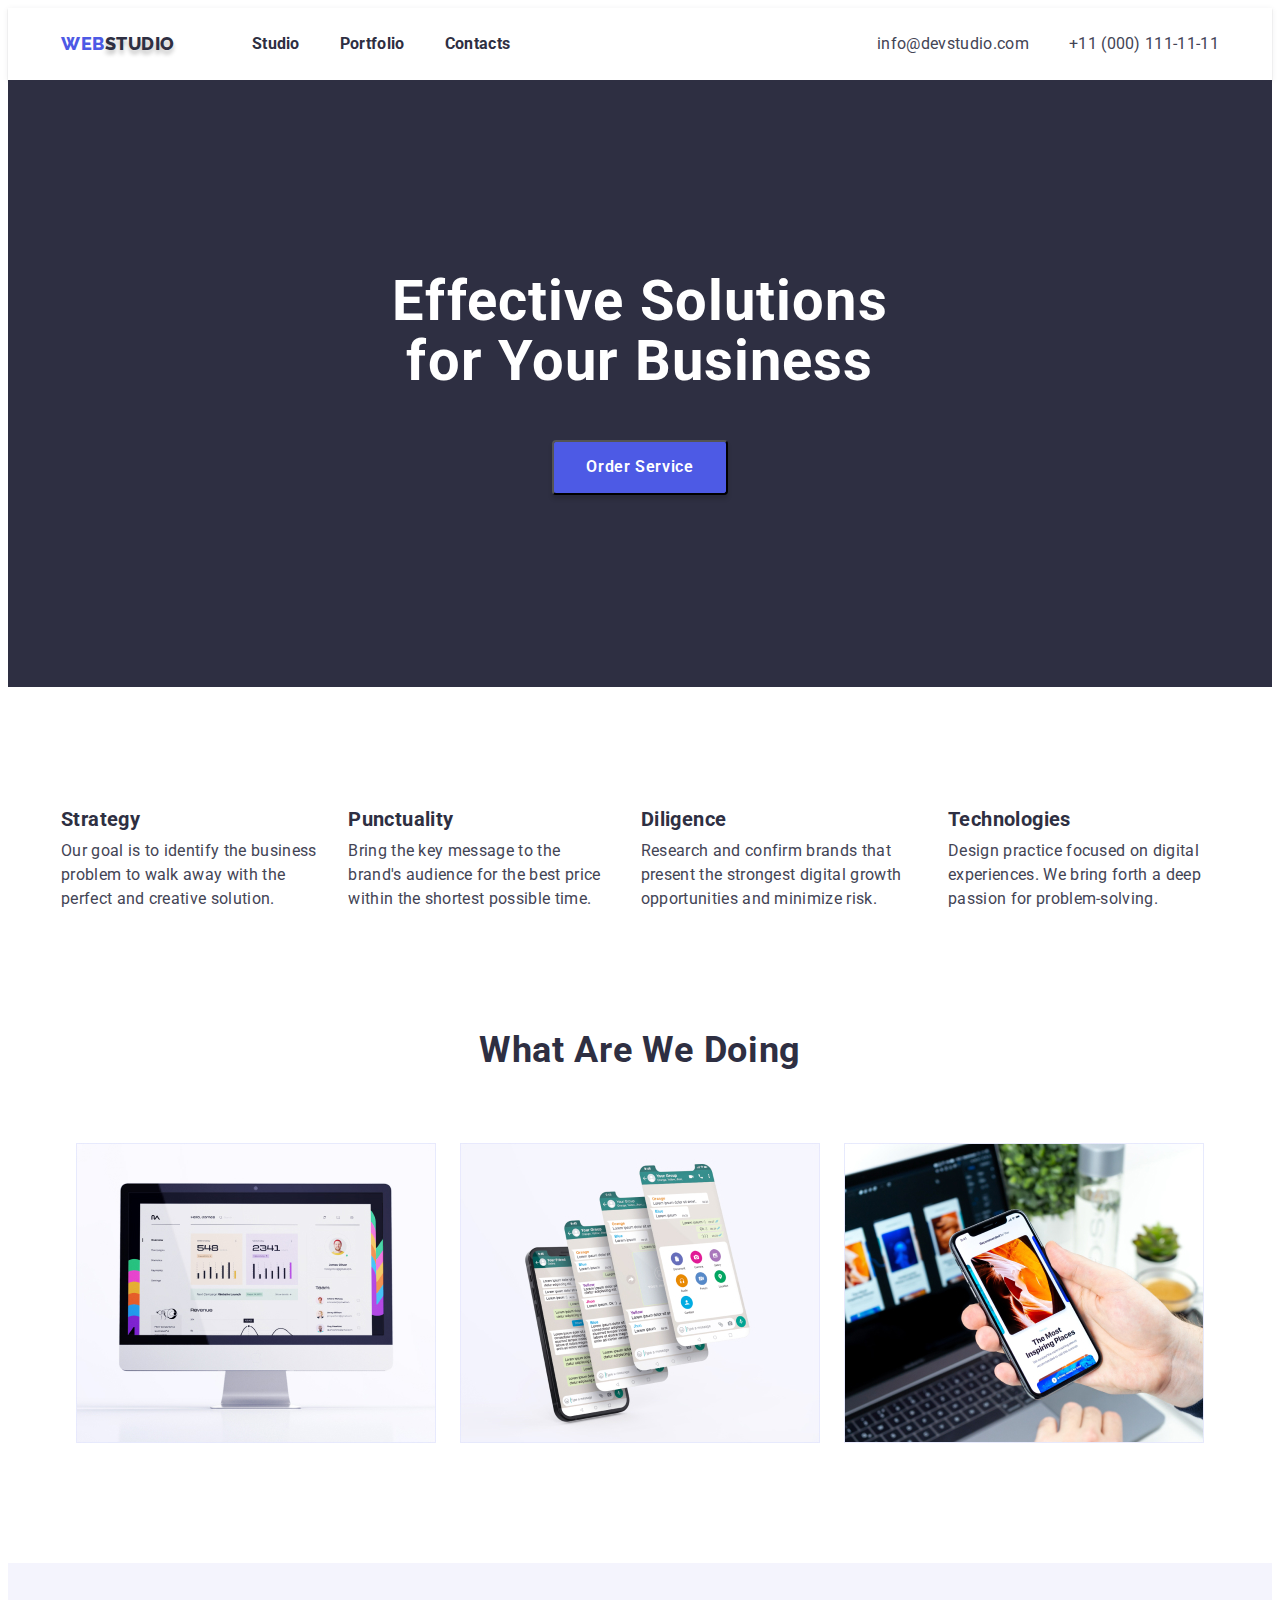
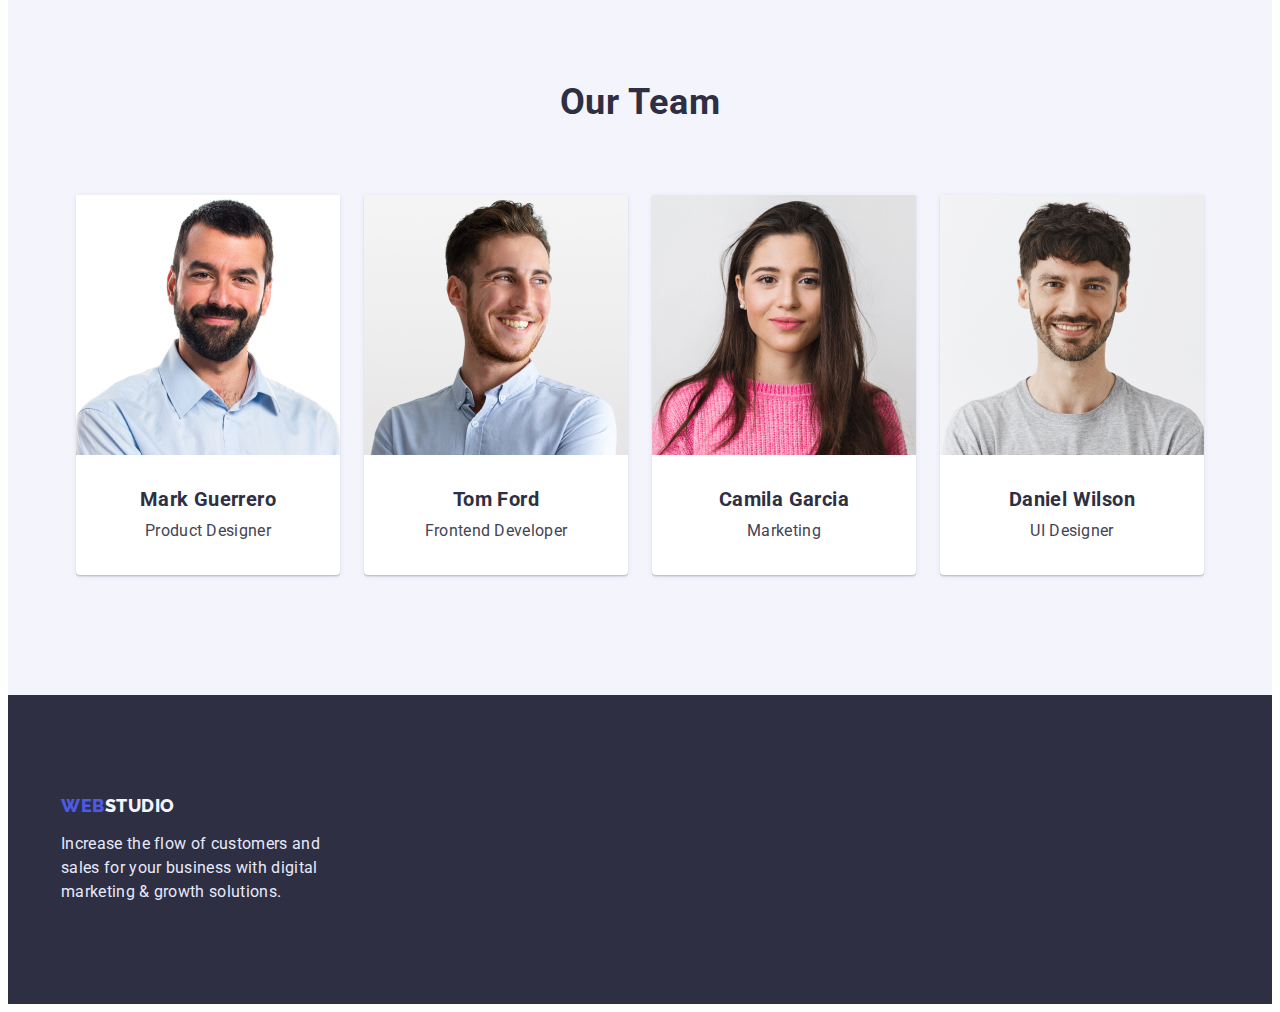
<file: index.html>
<!DOCTYPE html>
<html lang="en">
<head>
    <meta charset="UTF-8">
    <meta http-equiv="X-UA-Compatible" content="IE=edge">
    <meta name="viewport" content="width=device-width, initial-scale=1.0">
    <title>Document</title>
    <link rel="stylesheet" href="https://cdnjs.cloudflare.com/ajax/libs/modern-normalize/1.1.0/modern-normalize.min.css" integrity="sha512-wpPYUAdjBVSE4KJnH1VR1HeZfpl1ub8YT/NKx4PuQ5NmX2tKuGu6U/JRp5y+Y8XG2tV+wKQpNHVUX03MfMFn9Q==" crossorigin="anonymous" referrerpolicy="no-referrer" />
    <link rel="stylesheet" href="./css/styles.css">
    <link rel="preconnect" href="https://fonts.googleapis.com">
    <link rel="preconnect" href="https://fonts.gstatic.com" crossorigin>
    <link href="https://fonts.googleapis.com/css2?family=Raleway:wght@800&family=Roboto:wght@400;500;700&display=swap" 
        rel="stylesheet">
</head>
<body>
    <header class="header">
    <div class="container header-row">
        <nav class="header-navigation">
            <div>
                <a class="header-logo link" href="index.html">WEB<span class="header-logo-part">STUDIO</span></a>
            </div>
            <ul class="header-list list">
                <li class="header-item"> <a class="header-link link" href="">Studio</a></li>
                <li class="header-item"> <a class="header-link link" href="./portfolio.html">Portfolio</a></li>
                <li class="header-item"> <a class="header-link link" href="">Contacts</a></li>
            </ul>
        </nav>
        <address>
            <ul class="list address-list">
                <li class="address-item"> <a class="header-contacts link" href="mailto:info@devstudio.com">info@devstudio.com</a></li>
                <li> <a class="header-contacts link" href="tel:+11(000)111-11-11">+11 (000) 111-11-11</a></li>
            </ul>
        </address>
    </div>
    </header>
<main>
    <section class="main">
        <div class="container">
            <h1 class="header-title">Effective Solutions <br> for Your Business</h1>
            <button class="main-btn" type="button">Order Service</button>
        </div>
    </section>
    
    <section class="advantages">
        <div class="container">
            <h2 class="visually-hidden">
                Our advantages
            </h2>
            <ul class="list middle-list">
                <li>
                    <h3 class="middle-title">Strategy</h3>
                    <p>Our goal is to identify the business problem to walk away with the perfect and creative solution. </p>
                </li>
                <li>
                    <h3 class="middle-title">Punctuality</h3>
                    <p>Bring the key message to the brand's audience for the best price within the shortest possible time.</p>
                </li>
                <li>
                    <h3 class="middle-title">Diligence</h3>
                    <p>Research and confirm brands that present the strongest digital growth opportunities and minimize risk.</p>
                </li>
                <li>
                    <h3 class="middle-title">Technologies</h3>
                    <p class="middle-item">Design practice focused on digital experiences. We bring forth a deep passion for problem-solving.</p>
                </li>
            </ul>
        </div>
    </section>
    
    <section class="doing">
        <div class="container">
            <h2 class="doing-title">What are we doing</h2>
            <ul class="list doing-list">
                <li>
                    <a href=""><img src="./img/img.jpg" alt="desktop applications" width="360"></a>
                </li>
                <li>
                    <a href=""><img src="./img/img(1).jpg" alt="mobile applications" width="360"></a>
                </li>
                <li>
                    <a href=""><img src="./img/img(2).jpg" alt="design variations" width="360"></a>
                </li>
            </ul>
        </div>
    </section>

    <section class="team">
        <div class="container">
            <h2 class="team-title">Our Team</h2>
            <ul class="list team-list">
                <li class="team-item">
                    <img src="./img/img(3).jpg" alt="Mark Guerrero - Product Designer" width="264">
                    <h3 class="team-name">Mark Guerrero</h3>
                    <p class="team-text">Product Designer</p> 
                </li>
                <li class="team-item">
                    <img src="./img/img(4).jpg" alt="Tom Ford - Frontend Developer" width="264">
                    <h3 class="team-name">Tom Ford</h3>
                    <p class="team-text">Frontend Developer</p> 
                </li>
                <li class="team-item">
                    <img src="./img/img(5).jpg" alt="Camila Garcia - Marketing" width="264">
                    <h3 class="team-name">Camila Garcia</h3>
                    <p class="team-text">Marketing</p> 
                </li>
                <li class="team-item">
                    <img src="./img/img(6).jpg" alt="Daniel Wilson - UI Designer" width="264">
                    <h3 class="team-name">Daniel Wilson</h3>
                    <p class="team-text">UI Designer</p> 
                </li>
            </ul>
        </div>
    </section>
    
</main>

    <footer class="footer">
        <div class="container">
            <div>
                <a class="footer-logo-part link" href="index.html">WEB<span class="footer-logo">STUDIO</span></a>
            </div>
            <p class="footer-text">
                Increase the flow of customers and <br> 
                sales for your business with digital <br> 
                marketing & growth solutions.
            </p>
        </div>
    </footer>
</body>
</html>
</file>
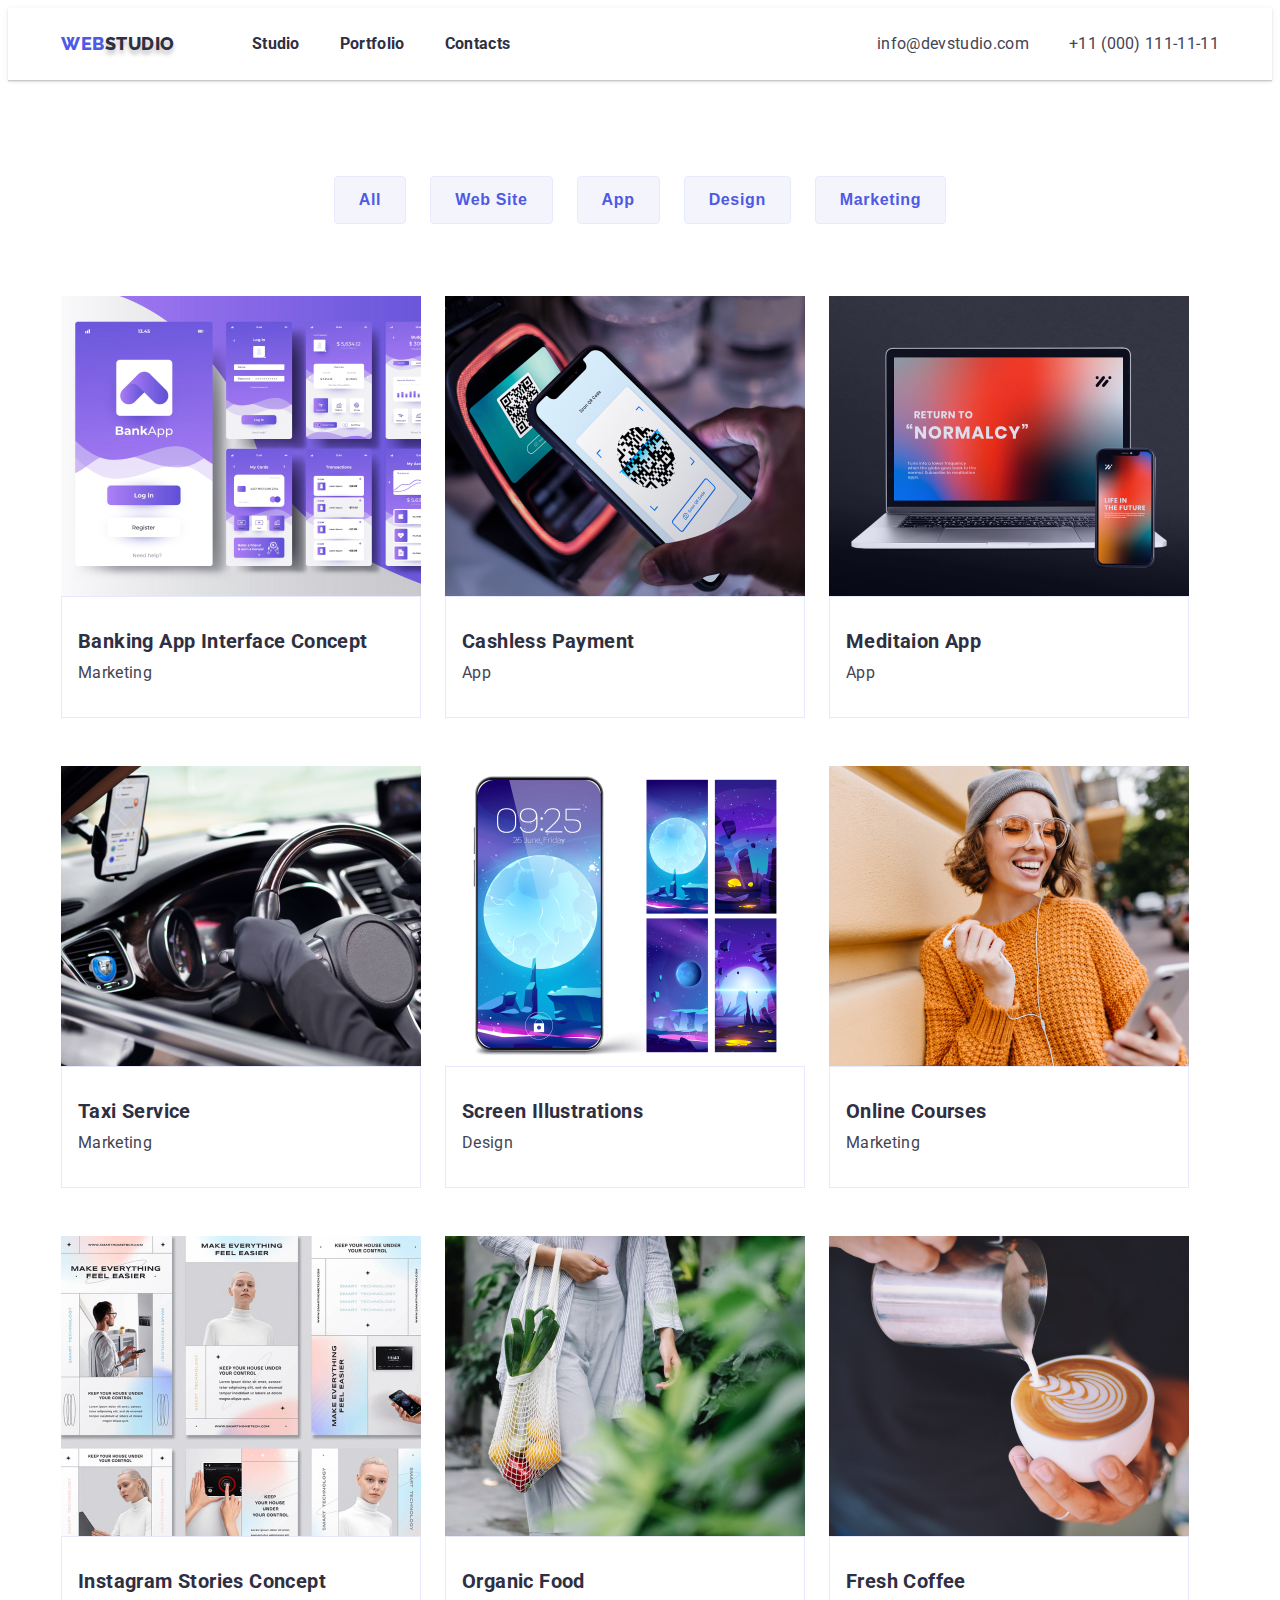
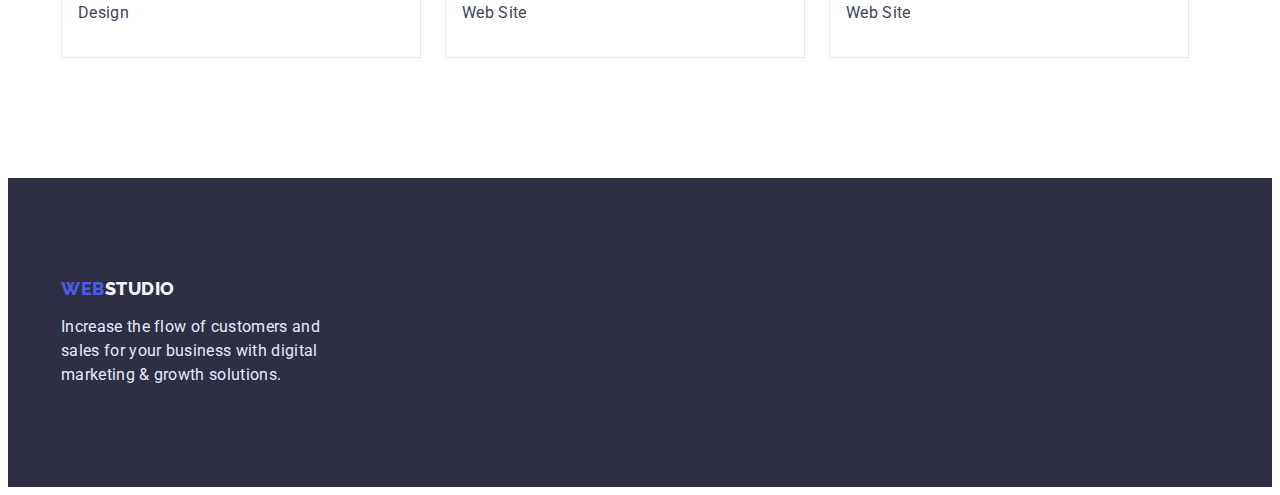
<file: portfolio.html>
<!DOCTYPE html>
<html lang="en">
<head>
    <meta charset="UTF-8">
    <meta http-equiv="X-UA-Compatible" content="IE=edge">
    <meta name="viewport" content="width=device-width, initial-scale=1.0">
    <title>Document</title>
    <link rel="stylesheet" href="https://cdnjs.cloudflare.com/ajax/libs/modern-normalize/1.1.0/modern-normalize.min.css" integrity="sha512-wpPYUAdjBVSE4KJnH1VR1HeZfpl1ub8YT/NKx4PuQ5NmX2tKuGu6U/JRp5y+Y8XG2tV+wKQpNHVUX03MfMFn9Q==" crossorigin="anonymous" referrerpolicy="no-referrer" />
    <link rel="stylesheet" href="./css/styles.css">
    <link rel="preconnect" href="https://fonts.googleapis.com">
    <link rel="preconnect" href="https://fonts.gstatic.com" crossorigin>
    <link href="https://fonts.googleapis.com/css2?family=Raleway:wght@800&family=Roboto:wght@400;500;700&display=swap" 
        rel="stylesheet">
</head>
<body>
    <header class="header">
        <div class="container header-row">
            <nav class="header-navigation">
                <div>
                    <a class="header-logo link" href="index.html">WEB<span class="header-logo-part">STUDIO</span></a>
                </div>
                <ul class="header-list list">
                    <li class="header-item"> <a class="header-link link" href="">Studio</a></li>
                    <li class="header-item"> <a class="header-link link" href="./portfolio.html">Portfolio</a></li>
                    <li class="header-item"> <a class="header-link link" href="">Contacts</a></li>
                </ul>
            </nav>
            <address>
                <ul class="list address-list">
                    <li class="address-item"> <a class="header-contacts link" href="mailto:info@devstudio.com">info@devstudio.com</a></li>
                    <li> <a class="header-contacts link" href="tel:+11(000)111-11-11">+11 (000) 111-11-11</a></li>
                </ul>
            </address>
        </div>
    </header>

    <main>
        <section class="portfolio">
            <div class="container">
                <h1 class="visually-hidden">Projects filter</h1>
                <ul class="list btn-list">
                    <li><button class="portfolio-btn" type="button">All</button></li>
                    <li><button class="portfolio-btn" type="button">Web Site</button></li>
                    <li><button class="portfolio-btn" type="button">App</button></li>
                    <li><button class="portfolio-btn" type="button">Design</button></li>
                    <li><button class="portfolio-btn marketing-btn" type="button">Marketing</button></li>
                </ul>
                <h2 class="visually-hidden">Our projects</h2>
                <ul class="list works-list">
                    <li class="works-item">
                        <a class="link" href="">
                            <img src="./img/Portfolio/banking.jpg" alt="Banking App Interface Concept" 
                            width="360"
                            height="300">
                            <div class="works-border">
                                <h3 class="works-title">Banking App Interface Concept</h3>
                                <p class="works-text">Marketing</p>
                            </div>
                        </a>
                    </li>
                    <li class="works-item">
                        <a class="link" href="">
                            <img src="./img/Portfolio/cashless.jpg" alt="Cashless Payment App"
                            width="360"
                            height="300">
                            <div class="works-border">
                                <h3 class="works-title">Cashless Payment</h3>
                                <p class="works-text">App</p>
                            </div>
                        </a>
                    </li>
                    <li class="works-item">
                        <a class="link" href="">
                            <img src="./img/Portfolio/meditation.jpg" alt="Meditaion App" 
                            width="360"
                            height="300">
                            <div class="works-border">
                                <h3 class="works-title">Meditaion App</h3>
                                <p class="works-text">App</p>
                            </div>
                        </a>
                    </li>
                    <li class="works-item">
                        <a class="link" href="">
                            <img src="./img/Portfolio/taxi.jpg" alt="Taxi Service" 
                            width="360"
                            height="300">
                            <div class="works-border">
                                <h3 class="works-title">Taxi Service</h3>
                                <p class="works-text">Marketing</p>
                            </div>
                        </a>
                    </li>
                    <li class="works-item">
                        <a class="link" href="">
                            <img src="./img/Portfolio/illustrations.jpg" alt="Screen Illustrations Design" 
                            width="360"
                            height="300">
                            <div class="works-border">
                                <h3 class="works-title">Screen Illustrations</h3>
                                <p class="works-text">Design</p>
                            </div>
                        </a>
                    </li>
                    <li class="works-item">
                        <a class="link" href="">
                            <img src="./img/Portfolio/courses.jpg" alt="Online Courses" 
                            width="360"
                            height="300">
                            <div class="works-border">
                                <h3 class="works-title">Online Courses</h3>
                                <p class="works-text">Marketing</p>
                            </div>
                        </a>
                    </li>
                    <li class="works-item">
                        <a class="link" href="">
                            <img src="./img/Portfolio/stories.jpg" alt="Design of Instagram Stories Concept" 
                            width="360"
                            height="300">
                            <div class="works-border">
                                <h3 class="works-title">Instagram Stories Concept</h3>
                                <p class="works-text">Design</p>
                            </div>
                        </a>
                    </li>
                    <li class="works-item">
                        <a class="link" href="">
                            <img src="./img/Portfolio/organic.jpg" alt="Organic Food" 
                            width="360"
                            height="300">
                            <div class="works-border">
                                <h3 class="works-title">Organic Food</h3>
                                <p class="works-text">Web Site</p>
                            </div>
                        </a>
                    </li>
                    <li class="works-item">
                        <a class="link" href="">
                            <img src="./img/Portfolio/coffee.jpg" alt="Fresh Coffee" 
                            width="360"
                            height="300">
                            <div class="works-border">
                                <h3 class="works-title">Fresh Coffee</h3>
                                <p class="works-text">Web Site</p> 
                            </div>
                        </a>
                    </li>
                </ul>
            </div>
        </section>
    </main>

    <footer class="footer">
        <div class="container">
            <div>
                <a class="footer-logo-part link" href="index.html">WEB<span class="footer-logo">STUDIO</span></a>
            </div>
            <p class="footer-text">
                Increase the flow of customers and <br> 
                sales for your business with digital <br> 
                marketing & growth solutions.
            </p>
        </div>
    </footer>
</body>
</html>
</file>
<file: css/styles.css>
p,
h1,
h2,
h3,
h4,
h5,
h6 {
    margin: 0;
}

ul, ol {
    margin: 0;
    padding-left: 0;
}

img {
    display: block;
}

body {
    font-family: 'Roboto', 'sans-serif';
}


.visually-hidden {
    position: absolute;
    width: 1px;
    height: 1px;
    margin: -1px;
    border: 0;
    padding: 0;
  
    white-space: nowrap;
    clip-path: inset(100%);
    clip: rect(0 0 0 0);
    overflow: hidden;
}

.container {
    width: 1158px;
    padding-left: 15px;
    padding-right: 15px;
    margin: 0 auto;
}

/*---------HEADER----------*/

.header-contacts {
    font-size: 16px;
    line-height: 1.50;
    letter-spacing: 0.02em;
    color: #434455;
}

.header-navigation {
    display: flex;
    margin-right: auto;
}

.header {
    background: #FFFFFF;
    box-shadow: 0px 2px 1px rgba(46, 47, 66, 0.08), 
                0px 1px 1px rgba(46, 47, 66, 0.16), 
                0px 1px 6px rgba(46, 47, 66, 0.08);
    padding-top: 24px;
    padding-bottom: 24px;
}

.header-logo{
    font-family: 'Raleway';
    font-weight: 800;
    font-size: 18px;
    line-height: 1.33;
    display: flex;
    align-items: center;
    letter-spacing: 0.03em;
    text-transform: uppercase;
    color: #4D5AE5;
    margin-right: 77px;
}

.header-logo-part {
    font-family: 'Raleway';
    font-weight: 800;
    font-size: 18px;
    line-height: 1.33;
    display: flex;
    align-items: center;
    letter-spacing: 0.03em;
    text-transform: uppercase;
    color: #2E2F42;
    text-shadow: 0px 4px 4px rgba(0, 0, 0, 0.25);
}

.header-list {
    display: flex;
    gap: 40px;
}

.header-row {
    display: flex;
}

.header-item {
    font-weight: 700;
    font-size: 16px;
    line-height: 1.50;
    letter-spacing: 0.02em;
    color: #2E2F42;
}

.header-link {
    font-weight: 700;
    font-size: 16px;
    line-height: 1.50;
    letter-spacing: 0.02em;
    color: #2E2F42;
}

.header-title {
    font-size: 56px;
    line-height: 1.07;
    text-align: center;
    letter-spacing: 0.02em;
    color: #FFFFFF;
    margin-bottom: 48px;
}

.address-list {
    display: flex;
    gap: 40px;
}

.address-item {

}

/*---------MAIN----------*/

.main {
    background: #2E2F42;
    padding-top: 192px;
    padding-bottom: 192px;
}

.main-btn {
    display: flex;
    flex-direction: row;
    align-items: flex-start;
    padding: 16px 32px;
    gap: 10px;
    font-family: inherit;
    font-weight: 600;
    font-size: 16px;
    line-height: 1.18;
    align-items: center;
    letter-spacing: 0.04em;
    color: #FFFFFF;
    cursor: pointer;
    background: #4D5AE5;
    box-shadow: 0px 4px 4px rgba(0, 0, 0, 0.15);
    border-radius: 4px;
    margin: 0 auto;
}

.list {
    list-style: none;
}

.link {
    text-decoration: none;
    font-style: normal;
}


/*---------MIDDLE----------*/

.advantages {
    padding-top: 120px;
    padding-bottom: 120px;
    background: #FFFFFF;
    justify-content: center;
}

.doing {
    padding-bottom: 120px;
    background: #FFFFFF;
}

.doing-title {
    font-size: 36px;
    line-height: 1.11;
    text-align: center;
    letter-spacing: 0.02em;
    text-transform: capitalize;
    color: #2E2F42;
    margin-bottom: 72px;
}


.doing-list {
    display: flex;
    justify-content: center;
    gap: 24px;
}

.middle-list {
    font-size: 16px;
    line-height: 1.50;
    letter-spacing: 0.02em;
    color: #434455;
    display: flex;
    justify-content: center;
    gap: 24px;
}

.middle-title {
    font-size: 20px;
    line-height: 1.20;
    letter-spacing: 0.02em;
    color: #2E2F42;
    margin-bottom: 8px;
}


/*---------TEAM----------*/

.team {
    background: #F4F4FD;
    padding-top: 120px;
    padding-bottom: 120px;

}

.team-title {
    font-size: 36px;
    line-height: 1.11;
    text-align: center;
    letter-spacing: 0.02em;
    text-transform: capitalize;
    color: #2E2F42;
    margin-bottom: 72px;
}

.team-list {
    font-size: 16px;
    line-height: 1.50;
    text-align: center;
    letter-spacing: 0.02em;
    color: #434455;
    display: flex;
    justify-content: center;
    column-gap: 24px;
}

.team-name {
    font-size: 20px;
    line-height: 1.20;
    text-align: center;
    letter-spacing: 0.02em;
    color: #2E2F42;
    margin-top: 32px;
    margin-bottom: 8px;
}

.team-item {
    display: flex;
    flex-direction: column;
    justify-content: center;
    align-items: center;
    padding: 0px 0px 32px;
    background: #FFFFFF;
    box-shadow: 0px 1px 6px rgba(46, 47, 66, 0.08), 0px 1px 1px rgba(46, 47, 66, 0.16), 0px 2px 1px rgba(46, 47, 66, 0.08);
    border-radius: 0px 0px 4px 4px;
}

.team-text {
    font-size: 16px;
    line-height: 1.50;
    text-align: center;
    letter-spacing: 0.02em;
    color: #434455;
}

/*---------FOOTER----------*/

.footer {
    background: #2E2F42;
    padding-top: 100px;
    padding-bottom: 100px;
}

.footer-text {
    font-size: 16px;
    line-height: 1.50;
    letter-spacing: 0.02em;
    color: #E7E9FC;
    margin-top: 16px;
}

.footer-logo {
    font-family: 'Raleway';
    font-weight: 800;
    font-size: 18px;
    line-height: 1.17;
    display: flex;
    align-items: center;
    letter-spacing: 0.03em;
    text-transform: uppercase;
    color: #F4F4FD;
    flex: none;
    order: 1;
    flex-grow: 0;
}

.footer-logo-part {
    font-family: 'Raleway';
    font-weight: 800;
    font-size: 18px;
    line-height: 1.17;
    display: flex;
    align-items: center;
    letter-spacing: 0.03em;
    text-transform: uppercase;
    color: #4D5AE5;
}

/*---------PORTFOLIO----------*/

.portfolio {
    padding-top: 96px;
    padding-bottom: 120px;
}

.btn-list {
    display: flex;
    justify-content: center;
    gap: 24px;
    margin-bottom: 72px;
}


.portfolio-btn {
    cursor: pointer;
    background: #F4F4FD;
    font-weight: 700;
    font-size: 16px;
    line-height: 1.50;
    display: flex;
    align-items: center;
    text-align: center;
    letter-spacing: 0.04em;
    color: #4D5AE5;
    height: 48px;
    border: 1px solid #E7E9FC;
    border-radius: 4px;
    padding-right: 24px;
    padding-left: 24px;
    padding-top: 12px;
    padding-bottom: 12px;
}


.portfolio-btn:hover {
    background: #4D5AE5;
    box-shadow: 0px 3px 1px rgba(0, 0, 0, 0.1), 0px 2px 1px rgba(0, 0, 0, 0.08), 0px 2px 2px rgba(0, 0, 0, 0.12);
    border-radius: 4px;
    color: #FFFFFF;
}

.works-title {
    font-size: 20px;
    line-height: 1.20;
    letter-spacing: 0.02em;
    color: #2E2F42;
    margin-bottom: 8px;
}

.works-text {
    font-size: 16px;
    line-height: 1.50;
    letter-spacing: 0.02em;
    color: #434455;
}

.works-list {
    font-size: 16px;
    line-height: 1.50;
    letter-spacing: 0.02em;
    color: #434455;
    display: flex;
    column-gap: 24px;
    flex-wrap: wrap;
    row-gap: 48px;
}

.works-item {
    width: 360px;
    left: 540px;
    top: 1224px;
}

.works-bg {
    color: #FFFFFF;
}

.works-border {
    background: #FFFFFF;
    border: 1px solid #E7E9FC;
    padding-top: 32px;
    padding-bottom: 32px;
    padding-left: 16px;
}
</file>
